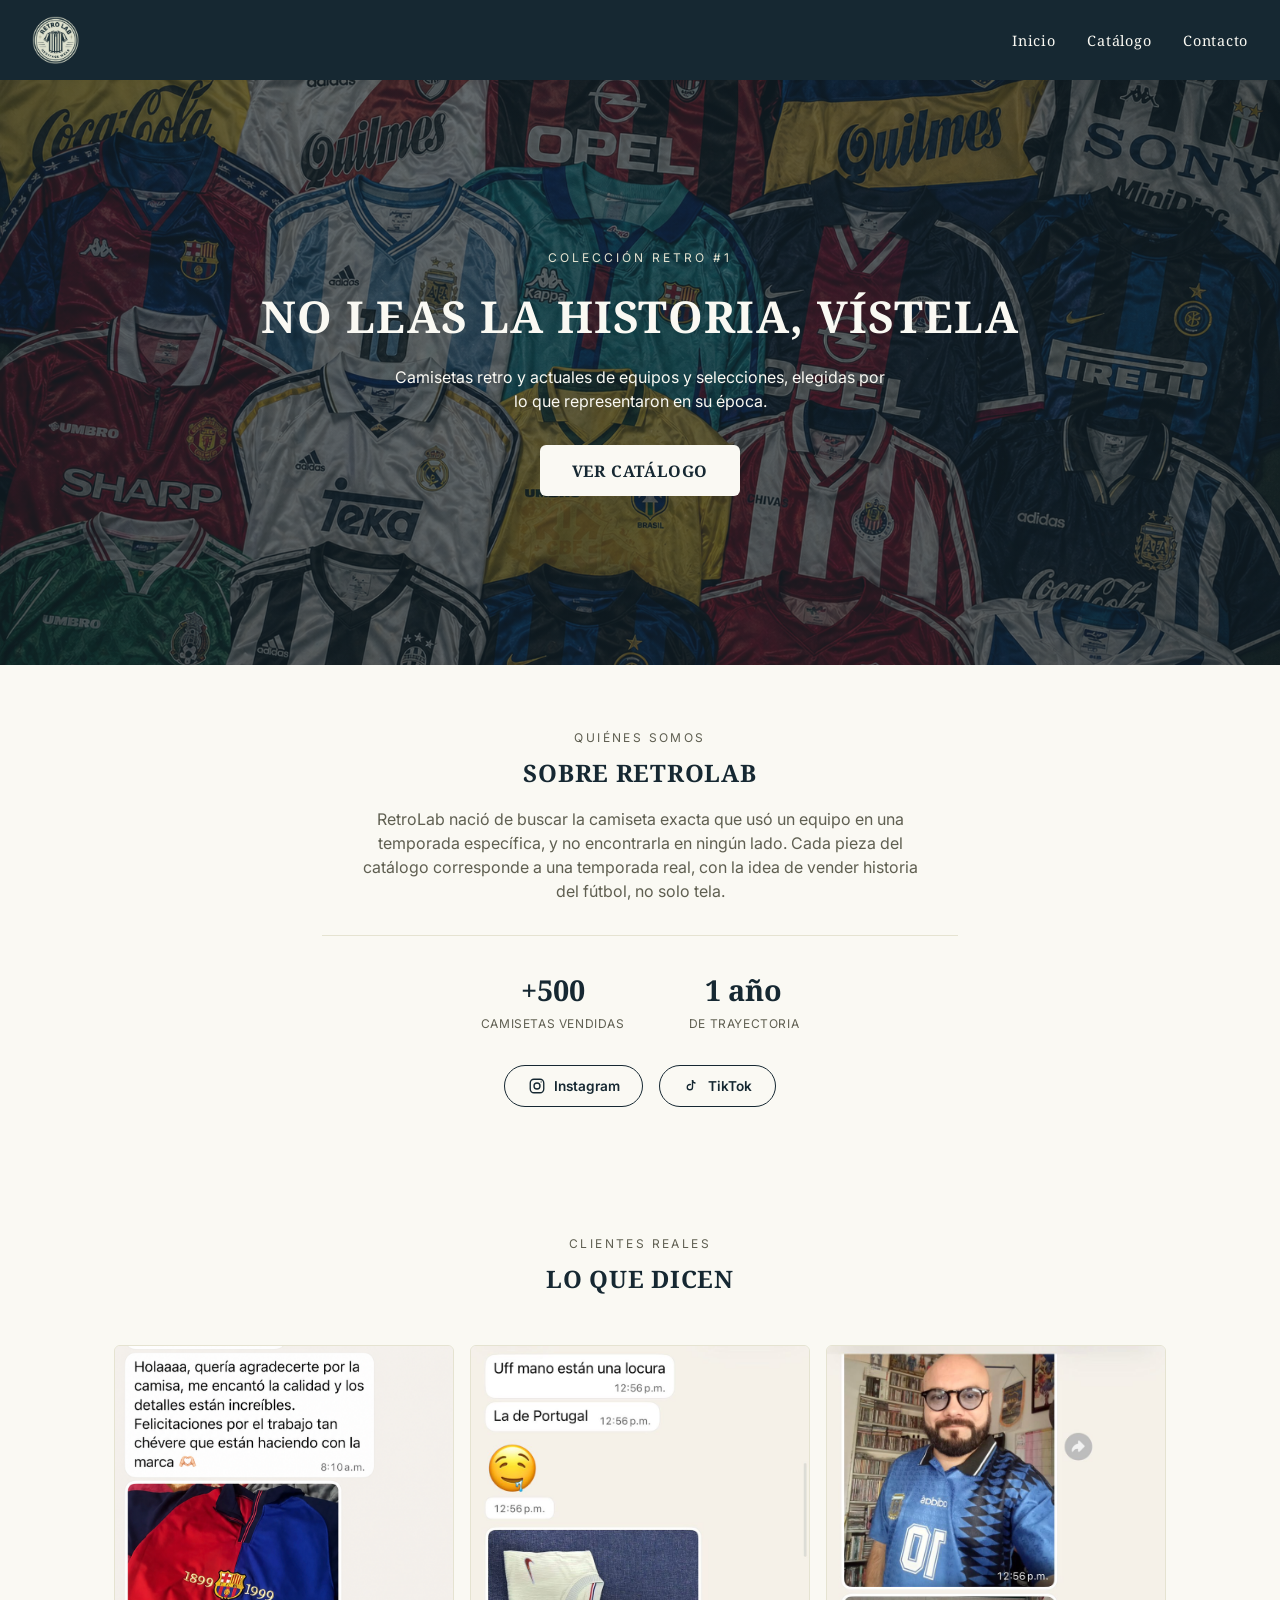
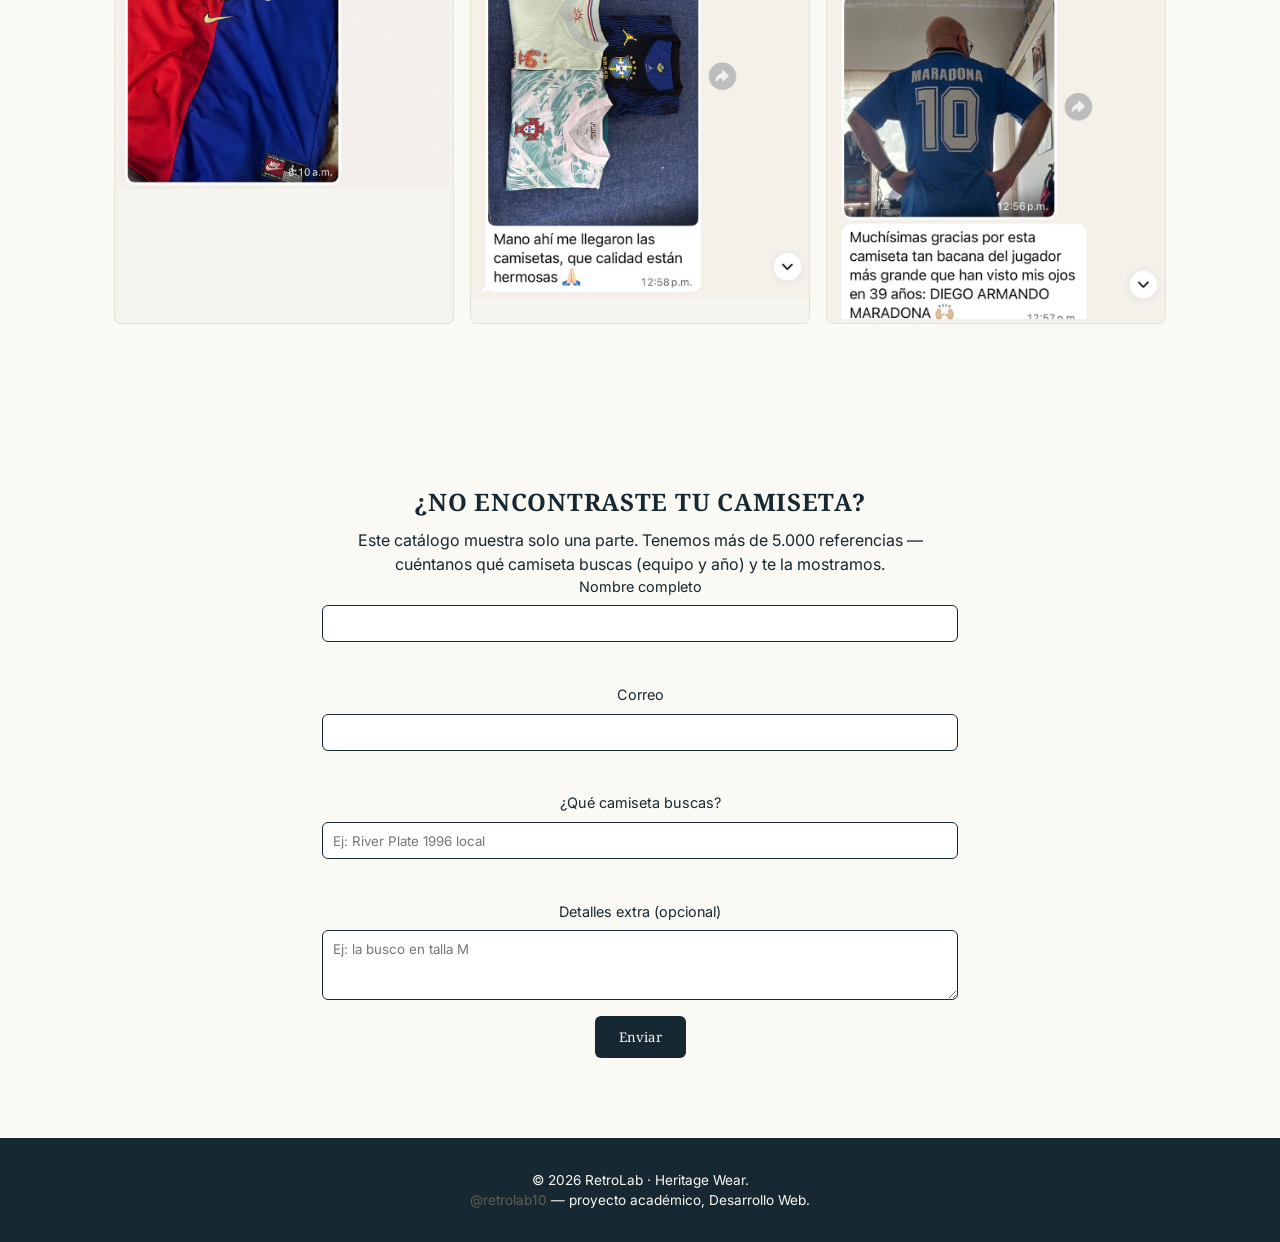
<file: index.html>
<!DOCTYPE html>
<html lang="es">
<head>
  <meta charset="UTF-8">
  <meta name="viewport" content="width=device-width, initial-scale=1.0">
  <title>Retro Lab</title>
  <link rel="preconnect" href="https://fonts.googleapis.com">
  <link href="https://fonts.googleapis.com/css2?family=Noto+Serif:ital,wght@0,400;0,600;0,700;1,400&family=Inter:wght@400;500;600;700&display=swap" rel="stylesheet">
  <link rel="stylesheet" href="styles.css">
</head>
<body>

  <header>
    <a href="index.html" class="logo">
      <img src="img/logo-retrolab.png" alt="Logo de RetroLab, sello circular con una camiseta a rayas y el texto Heritage Wear">
    </a>
    <div class="nav-wrapper">
      <button id="menu-toggle" class="menu-toggle" aria-label="Abrir menú" aria-expanded="false" aria-controls="nav-menu">
        <span></span><span></span><span></span>
      </button>
      <nav id="nav-menu">
        <ul>
          <li><a href="#hero">Inicio</a></li>
          <li><a href="catalogo.html">Catálogo</a></li>
          <li><a href="#contacto">Contacto</a></li>
        </ul>
      </nav>
    </div>
  </header>

  <main>

    <section id="hero" class="hero">
      <span class="hero-tag">Colección Retro #1</span>
      <h1>No leas la historia, vístela</h1>
      <p>Camisetas retro y actuales de equipos y selecciones, elegidas por lo que representaron en su época.</p>
      <a href="catalogo.html" class="btn-hero">Ver Catálogo</a>
    </section>

    <section id="nosotros">
      <span class="seccion-tag">Quiénes somos</span>
      <h2>Sobre RetroLab</h2>
      <p>
        RetroLab nació de buscar la camiseta exacta que usó un equipo en una temporada específica,
        y no encontrarla en ningún lado. Cada pieza del catálogo corresponde a una temporada real,
        con la idea de vender historia del fútbol, no solo tela.
      </p>

      <div class="stats">
        <div class="stat">
          <span class="stat-numero">+500</span>
          <span class="stat-label">Camisetas vendidas</span>
        </div>
        <div class="stat">
          <span class="stat-numero">1 año</span>
          <span class="stat-label">De trayectoria</span>
        </div>
      </div>

      <div class="redes">
        <a href="https://www.instagram.com/retrolab10" target="_blank" rel="noopener" class="btn-red">
          <svg viewBox="0 0 24 24" width="18" height="18" fill="none" stroke="currentColor" stroke-width="1.8">
            <rect x="3" y="3" width="18" height="18" rx="5"/>
            <circle cx="12" cy="12" r="4"/>
            <circle cx="17.5" cy="6.5" r="0.8" fill="currentColor" stroke="none"/>
          </svg>
          Instagram
        </a>
        <a href="https://www.tiktok.com/@retrolab10" target="_blank" rel="noopener" class="btn-red">
          <svg viewBox="0 0 24 24" width="18" height="18" fill="none" stroke="currentColor" stroke-width="1.8">
            <path d="M14 4v9.5a3.5 3.5 0 1 1-3.5-3.5c.5 0 1 .1 1.5.3"/>
            <path d="M14 4c0 2.2 1.8 4 4 4"/>
          </svg>
          TikTok
        </a>
      </div>
    </section>

    <section id="testimonios">
      <span class="seccion-tag">Clientes reales</span>
      <h2>Lo que dicen</h2>
      <div class="testimonios-scroll">
        <div class="testimonio-card">
          <img src="img/testimonios-1.png" alt="Testimonio real de un cliente de RetroLab">
        </div>
        <div class="testimonio-card">
          <img src="img/testimonios-2.png" alt="Testimonio real de un cliente de RetroLab">
        </div>
        <div class="testimonio-card">
          <img src="img/testimonios-3.png" alt="Testimonio real de un cliente de RetroLab">
        </div>
      </div>
    </section>

    <section id="contacto">
      <h2>¿No encontraste tu camiseta?</h2>
      <p>Este catálogo muestra solo una parte. Tenemos más de 5.000 referencias — cuéntanos qué camiseta buscas (equipo y año) y te la mostramos.</p>
      <form id="form-contacto" novalidate>
        <div class="campo">
          <label for="nombre">Nombre completo</label>
          <input type="text" id="nombre" name="nombre">
          <span class="error" id="error-nombre"></span>
        </div>
        <div class="campo">
          <label for="email">Correo</label>
          <input type="email" id="email" name="email">
          <span class="error" id="error-email"></span>
        </div>
        <div class="campo">
          <label for="camiseta-buscada">¿Qué camiseta buscas?</label>
          <input type="text" id="camiseta-buscada" name="camiseta-buscada" placeholder="Ej: River Plate 1996 local">
          <span class="error" id="error-camiseta"></span>
        </div>
        <div class="campo">
          <label for="mensaje">Detalles extra (opcional)</label>
          <textarea id="mensaje" name="mensaje" rows="3" placeholder="Ej: la busco en talla M"></textarea>
        </div>
        <button type="submit">Enviar</button>
        <p class="mensaje-exito" id="mensaje-exito"></p>
      </form>
    </section>

  </main>

  <footer>
    <p>&copy; 2026 RetroLab · Heritage Wear.</p>
    <p><a href="https://www.instagram.com/retrolab10" target="_blank" rel="noopener">@retrolab10</a> — proyecto académico, Desarrollo Web.</p>
  </footer>

  <script src="script.js" defer></script>
</body>
</html>
</file>
<file: styles.css>
/* ============================================
   VARIABLES — paleta real de RetroLab
   ============================================ */
:root {
  --color-navy: #162832;     /* texto principal, header, botones */
  --color-cream: #FAF9F3;    /* fondo general */
  --color-paper: #F5F4EE;    /* fondo de imágenes/tarjetas */
  --color-clay: #E5E3D1;     /* bordes suaves, detalles */
  --color-sand: #5F5F51;     /* texto secundario, descripciones */
  --color-slate: #2C3E48;    /* acentos oscuros alternos */

  --fuente-titulo: 'Noto Serif', serif;
  --fuente-texto: 'Inter', sans-serif;

  --espacio-sm: 0.5rem;
  --espacio-md: 1rem;
  --espacio-lg: 2rem;
  --espacio-xl: 4rem;

  --radio-borde: 6px;
}

/* ============================================
   RESET Y BASE
   ============================================ */
* {
  margin: 0;
  padding: 0;
  box-sizing: border-box;
}

body {
  font-family: var(--fuente-texto);
  color: var(--color-navy);
  background-color: var(--color-cream);
  line-height: 1.5;
}

h1, h2, h3 {
  font-family: var(--fuente-titulo);
  text-transform: uppercase;
  letter-spacing: 0.03em;
}

a {
  color: inherit;
  text-decoration: none;
}

img {
  max-width: 100%;
  display: block;
}

/* ============================================
   HEADER Y NAV — Flexbox
   ============================================ */
header {
  display: flex;
  align-items: center;
  justify-content: space-between;
  padding: var(--espacio-md) var(--espacio-lg);
  background-color: var(--color-navy);
  position: sticky;
  top: 0;
  z-index: 1000;
}

.logo img {
  height: 48px;
  width: auto;
}

.nav-wrapper {
  display: flex;
  align-items: center;
  gap: var(--espacio-lg);
}

.menu-toggle {
  display: none;
  flex-direction: column;
  justify-content: space-between;
  width: 26px;
  height: 20px;
  background: none;
  border: none;
  cursor: pointer;
}

.menu-toggle span {
  display: block;
  width: 100%;
  height: 3px;
  background-color: var(--color-cream);
  border-radius: 2px;
}

nav ul {
  display: flex;
  gap: var(--espacio-lg);
  list-style: none;
}

nav a {
  color: var(--color-cream);
  font-family: var(--fuente-titulo);
  font-size: 0.9rem;
  letter-spacing: 0.05em;
}

/* ============================================
   HERO
   ============================================ */
.hero {
  position: relative;
  min-height: 65vh;
  display: flex;
  flex-direction: column;
  align-items: center;
  justify-content: center;
  text-align: center;
  padding: var(--espacio-xl) var(--espacio-lg);
  background-image: linear-gradient(rgba(22, 40, 50, 0.6), rgba(22, 40, 50, 0.6)),
    url('img/hero-camisetas.png');
  background-size: cover;
  background-position: center;
  color: var(--color-cream);
}

.hero-tag {
  font-family: var(--fuente-texto);
  font-size: 0.75rem;
  text-transform: uppercase;
  letter-spacing: 0.25em;
  margin-bottom: var(--espacio-md);
  color: var(--color-clay);
}

.hero h1 {
  font-size: 2rem;
  margin-bottom: var(--espacio-md);
  color: var(--color-cream);
}

.hero p {
  max-width: 500px;
  margin: 0 auto;
}

.btn-hero {
  display: inline-block;
  margin-top: var(--espacio-lg);
  padding: 0.85rem 2rem;
  background-color: var(--color-cream);
  color: var(--color-navy);
  font-family: var(--fuente-titulo);
  font-weight: 700;
  text-transform: uppercase;
  letter-spacing: 0.05em;
  border-radius: var(--radio-borde);
  transition: transform 0.2s ease;
}

.btn-hero:hover {
  transform: translateY(-2px);
}

/* ============================================
   CATÁLOGO — Grid + filtros con Flexbox
   ============================================ */
#catalogo {
  padding: var(--espacio-xl) var(--espacio-lg);
}

#catalogo h1 {
  text-align: center;
  margin-bottom: var(--espacio-sm);
}

.catalogo-intro {
  text-align: center;
  color: var(--color-sand);
  max-width: 500px;
  margin: 0 auto var(--espacio-lg);
}

.catalogo-intro a {
  color: var(--color-navy);
  text-decoration: underline;
}

.filtros {
  display: flex;
  justify-content: center;
  flex-wrap: wrap;
  gap: var(--espacio-sm);
  margin-bottom: var(--espacio-lg);
}

.filtros button {
  padding: 0.5rem 1.25rem;
  border: 1px solid var(--color-navy);
  background-color: transparent;
  border-radius: var(--radio-borde);
  font-family: var(--fuente-titulo);
  font-size: 0.85rem;
  cursor: pointer;
}

.filtros button.activo {
  background-color: var(--color-navy);
  color: var(--color-cream);
}

.catalogo-grid {
  display: grid;
  grid-template-columns: repeat(auto-fill, minmax(230px, 1fr));
  gap: var(--espacio-lg);
}

.camiseta-card {
  background-color: var(--color-paper);
  border: 1px solid var(--color-clay);
  border-radius: var(--radio-borde);
  overflow: hidden;
}

.camiseta-card img {
  width: 100%;
  aspect-ratio: 3 / 4;
  object-fit: contain;
  background-color: var(--color-paper);
}

.imagen-wrapper {
  position: relative;
}

.badge {
  position: absolute;
  top: 8px;
  left: 8px;
  font-size: 0.6rem;
  font-weight: 700;
  text-transform: uppercase;
  letter-spacing: 0.08em;
  padding: 0.25rem 0.5rem;
  color: var(--color-cream);
}

.badge.disponible {
  background-color: #2f5233;
}

.badge.agotado {
  background-color: var(--color-sand);
}

.camiseta-card .info {
  padding: var(--espacio-md);
}

.camiseta-card h3 {
  font-family: var(--fuente-titulo);
  font-size: 1rem;
  font-weight: 700;
  text-transform: uppercase;
  letter-spacing: -0.01em;
  margin-bottom: var(--espacio-sm);
}

.camiseta-card p {
  font-size: 0.7rem;
  color: var(--color-sand);
  text-transform: uppercase;
  letter-spacing: 0.08em;
  margin-bottom: var(--espacio-sm);
}

.camiseta-card .precio {
  color: var(--color-navy);
  font-weight: 700;
  font-size: 0.95rem;
  letter-spacing: normal;
  text-transform: none;
}

/* ============================================
   NOSOTROS Y PEDIDO
   ============================================ */
#nosotros, #contacto {
  padding: var(--espacio-xl) var(--espacio-lg);
  max-width: 700px;
  margin: 0 auto;
  text-align: center;
}

.seccion-tag {
  display: block;
  font-size: 0.75rem;
  text-transform: uppercase;
  letter-spacing: 0.2em;
  color: var(--color-sand);
  margin-bottom: var(--espacio-sm);
}

#nosotros h2 {
  margin-bottom: var(--espacio-md);
}

#nosotros p {
  color: var(--color-sand);
  max-width: 560px;
  margin: 0 auto;
}

.stats {
  display: flex;
  justify-content: center;
  gap: var(--espacio-xl);
  margin-top: var(--espacio-lg);
  padding-top: var(--espacio-lg);
  border-top: 1px solid var(--color-clay);
}

.stat-numero {
  display: block;
  font-family: var(--fuente-titulo);
  font-size: 1.8rem;
  font-weight: 700;
  color: var(--color-navy);
}

.stat-label {
  display: block;
  font-size: 0.75rem;
  text-transform: uppercase;
  letter-spacing: 0.05em;
  color: var(--color-sand);
  margin-top: 0.25rem;
}

.redes {
  display: flex;
  justify-content: center;
  gap: var(--espacio-md);
  margin-top: var(--espacio-lg);
}

.btn-red {
  display: inline-flex;
  align-items: center;
  gap: 0.5rem;
  padding: 0.6rem 1.4rem;
  border: 1px solid var(--color-navy);
  border-radius: 999px;
  font-size: 0.85rem;
  font-weight: 600;
  color: var(--color-navy);
  transition: background-color 0.2s ease, color 0.2s ease;
}

.btn-red:hover {
  background-color: var(--color-navy);
  color: var(--color-cream);
}

/* ============================================
   TESTIMONIOS
   ============================================ */
#testimonios {
  padding: var(--espacio-xl) var(--espacio-lg);
  text-align: center;
}

.testimonios-scroll {
  display: flex;
  gap: var(--espacio-md);
  overflow-x: auto;
  padding: var(--espacio-lg) var(--espacio-sm);
  margin-top: var(--espacio-md);
  scroll-snap-type: x mandatory;
}

@media (min-width: 768px) {
  .testimonios-scroll {
    flex-wrap: wrap;
    justify-content: center;
    overflow-x: visible;
  }
}

.testimonio-card {
  flex: 0 0 340px;
  scroll-snap-align: start;
  background-color: var(--color-paper);
  border: 1px solid var(--color-clay);
  border-radius: var(--radio-borde);
  overflow: hidden;
}

.testimonio-card img {
  width: 100%;
  display: block;
}

#contacto h2 {
  margin-bottom: var(--espacio-sm);
}

.campo {
  display: flex;
  flex-direction: column;
  margin-bottom: var(--espacio-md);
}

.campo label {
  margin-bottom: var(--espacio-sm);
  font-size: 0.9rem;
}

.campo input,
.campo select,
.campo textarea {
  padding: 0.6rem;
  border: 1px solid var(--color-navy);
  border-radius: var(--radio-borde);
  font-family: var(--fuente-texto);
}

.campo input.invalido {
  border-color: #b02a2a;
}

.error {
  display: block;
  min-height: 1.1rem;
  color: #b02a2a;
  font-size: 0.8rem;
  margin-top: var(--espacio-sm);
}

.mensaje-exito {
  color: #2f5233;
  font-size: 0.9rem;
  margin-top: var(--espacio-md);
}

#form-contacto button {
  padding: 0.75rem 1.5rem;
  background-color: var(--color-navy);
  color: var(--color-cream);
  border: none;
  border-radius: var(--radio-borde);
  font-family: var(--fuente-titulo);
  cursor: pointer;
}

/* ============================================
   FOOTER
   ============================================ */
footer {
  text-align: center;
  padding: var(--espacio-lg);
  background-color: var(--color-navy);
  color: var(--color-cream);
  font-size: 0.85rem;
}

footer a {
  color: var(--color-sand);
}

/* ============================================
   RESPONSIVE — mobile primero
   ============================================ */

/* Menú hamburguesa visible solo en móvil */
@media (max-width: 767px) {
  .menu-toggle {
    display: flex;
  }

  nav ul {
    display: none;
    position: absolute;
    top: 72px;
    left: 0;
    right: 0;
    flex-direction: column;
    background-color: var(--color-navy);
    padding: var(--espacio-md);
    text-align: center;
  }

  nav ul.nav-abierto {
    display: flex;
  }

  .catalogo-grid {
    grid-template-columns: repeat(2, 1fr);
    gap: var(--espacio-sm);
  }
}

/* Tablet */
@media (min-width: 768px) and (max-width: 1023px) {
  .catalogo-grid {
    grid-template-columns: repeat(3, 1fr);
  }
}

/* Escritorio */
@media (min-width: 1024px) {
  .hero h1 {
    font-size: 2.75rem;
  }

  .catalogo-grid {
    grid-template-columns: repeat(4, 1fr);
  }
}

.visually-hidden {
  position: absolute;
  width: 1px;
  height: 1px;
  padding: 0;
  margin: -1px;
  overflow: hidden;
  clip: rect(0, 0, 0, 0);
  white-space: nowrap;
  border: 0;
}
</file>
